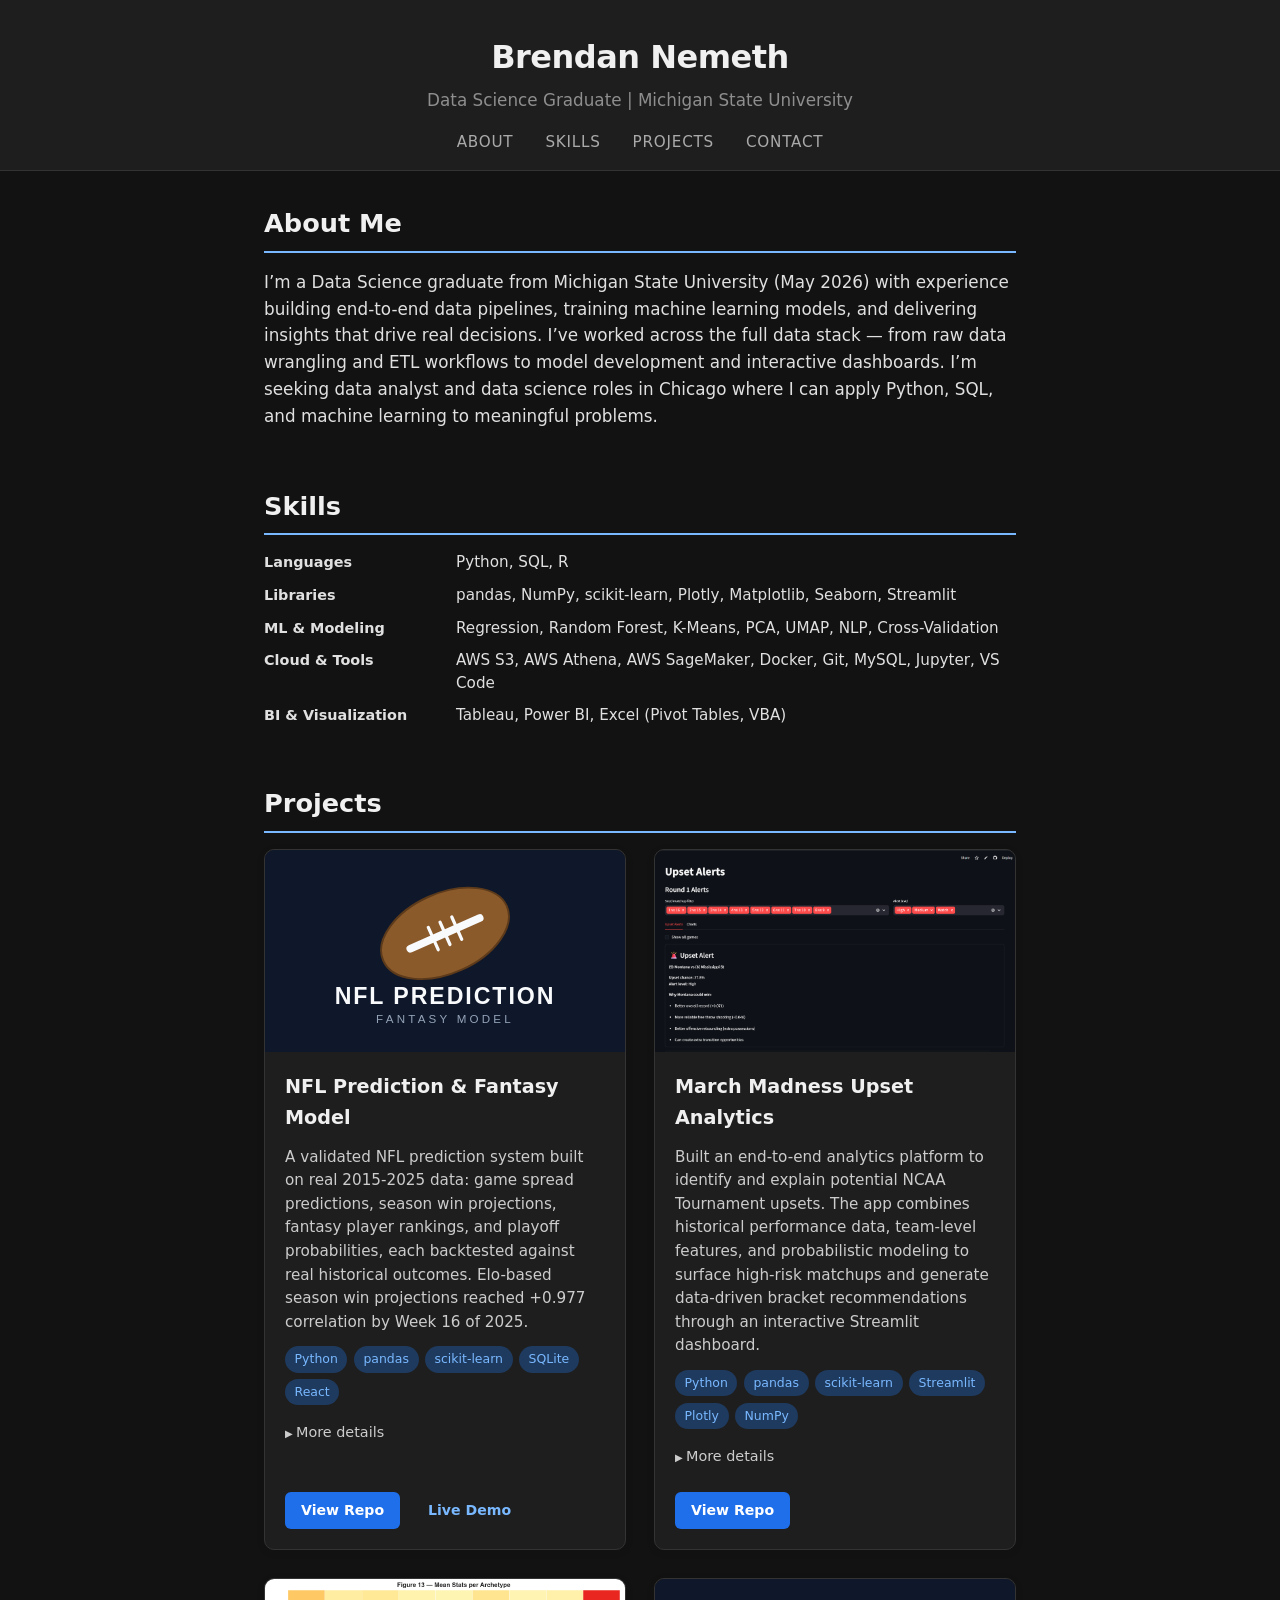
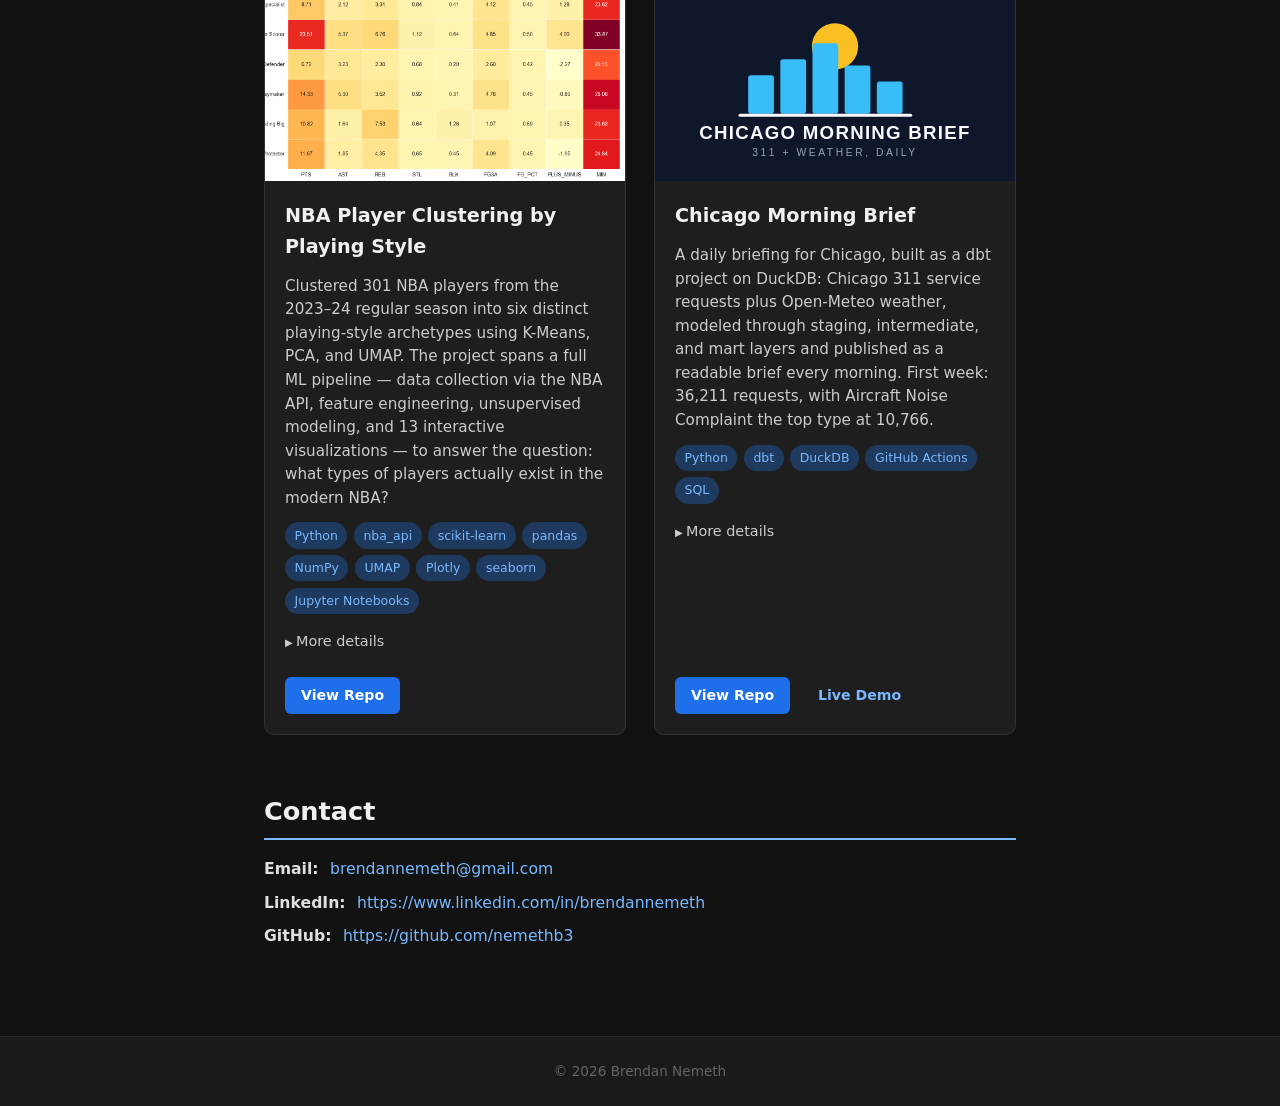
<file: docs/index.html>
<!DOCTYPE html>
<html lang="en">
<head>
  <meta charset="UTF-8" />
  <meta name="viewport" content="width=device-width, initial-scale=1.0" />
  <meta name="description" content="Brendan Nemeth — Data Science Graduate (MSU, 2026). Portfolio of Python, SQL, and machine learning projects. Seeking data analyst and data science roles in Chicago." />
  <title>Brendan Nemeth | Data Science Portfolio</title>

  <!-- Base styles always loaded -->
  <link rel="stylesheet" href="css/base.css" />

  <!-- Theme stylesheet — controlled by `theme` in portfolio_config.yaml -->
  <link rel="stylesheet" href="css/themes/dark.css" />
</head>
<body>

  <!-- ===== Header ===== -->
  <header class="site-header">
    <div class="header-inner">
      <div class="header-name">Brendan Nemeth</div>
      <div class="header-tagline">Data Science Graduate | Michigan State University</div>
    </div>

    <!-- Navigation bar -->
    <nav class="site-nav">
      <a href="#about">About</a>
      <a href="#skills">Skills</a>
      <a href="#projects">Projects</a>
      <a href="#contact">Contact</a>
    </nav>
  </header>

  <!-- ===== Main content (filled in by child templates) ===== -->
  <main class="site-main">
    

<!-- ===== About section ===== -->
<section id="about" class="section about-section">
  <h2>About Me</h2>
  <div class="about-text"><p>I’m a Data Science graduate from Michigan State University
(May 2026) with experience building end-to-end data pipelines,
training machine learning models, and delivering insights that
drive real decisions. I’ve worked across the full data stack —
from raw data wrangling and ETL workflows to model development
and interactive dashboards. I’m seeking data analyst and data
science roles in Chicago where I can apply Python, SQL, and
machine learning to meaningful problems.</p></div>
</section>

<!-- ===== Skills section ===== -->
<section id="skills" class="section skills-section">
  <h2>Skills</h2>
  <dl class="skills-list">
    
    <div class="skill-row">
      <dt class="skill-category">Languages</dt>
      <dd class="skill-items">Python, SQL, R</dd>
    </div>
    
    <div class="skill-row">
      <dt class="skill-category">Libraries</dt>
      <dd class="skill-items">pandas, NumPy, scikit-learn, Plotly, Matplotlib, Seaborn, Streamlit</dd>
    </div>
    
    <div class="skill-row">
      <dt class="skill-category">ML &amp; Modeling</dt>
      <dd class="skill-items">Regression, Random Forest, K-Means, PCA, UMAP, NLP, Cross-Validation</dd>
    </div>
    
    <div class="skill-row">
      <dt class="skill-category">Cloud &amp; Tools</dt>
      <dd class="skill-items">AWS S3, AWS Athena, AWS SageMaker, Docker, Git, MySQL, Jupyter, VS Code</dd>
    </div>
    
    <div class="skill-row">
      <dt class="skill-category">BI &amp; Visualization</dt>
      <dd class="skill-items">Tableau, Power BI, Excel (Pivot Tables, VBA)</dd>
    </div>
    
  </dl>
</section>

<!-- ===== Projects section ===== -->
<section id="projects" class="section projects-section">
  <h2>Projects</h2>

  <div class="project-grid">
    
    <article class="project-card">

      <!-- Project thumbnail image -->
      
      <div class="project-image-wrapper">
        <img
          src="img/nfl_prediction.svg"
          alt="Thumbnail for NFL Prediction &amp; Fantasy Model"
          class="project-image"
        />
      </div>
      

      <div class="project-body">
        <h3 class="project-title">NFL Prediction &amp; Fantasy Model</h3>

        <!-- Short summary written for a non-expert audience -->
        <p class="project-summary">A validated NFL prediction system built on real 2015-2025 data: game spread predictions, season win projections, fantasy player rankings, and playoff probabilities, each backtested against real historical outcomes. Elo-based season win projections reached +0.977 correlation by Week 16 of 2025.
</p>

        <!-- Tech stack as pill badges -->
        <div class="tech-stack">
          
          <span class="tech-badge">Python</span>
          
          <span class="tech-badge">pandas</span>
          
          <span class="tech-badge">scikit-learn</span>
          
          <span class="tech-badge">SQLite</span>
          
          <span class="tech-badge">React</span>
          
        </div>

        <!-- Collapsible details (problem / approach / results) -->
        <details class="project-details">
          <summary>More details</summary>

          <div class="detail-block">
            <h4>Problem</h4>
            <p>Most sports prediction projects never get checked against real outcomes, so it is hard to know whether a model actually works. This project set out to build NFL predictions that could be validated honestly, including reporting where the model loses to the Vegas line.
</p>
          </div>

          <div class="detail-block">
            <h4>Approach</h4>
            <p>Built two prediction tracks on nflverse data: an EPA-based pipeline and an Elo pipeline with team and QB Elo ratings, weekly recalibration, and matchup adjustments. Compared both against Vegas lines with leave-one-out cross-validation for blend weights, and built a Monte Carlo playoff simulator over the real 7-team-per-conference structure plus a fantasy ranking system. Results are tracked weekly in SQLite and shown in a React dashboard.
</p>
          </div>

          <div class="detail-block">
            <h4>Results &amp; Impact</h4>
            <p>Elo beat EPA at both the season-win and game-spread level. Season win projections reached +0.977 correlation by Week 16 of 2025, and fantasy rankings reached +0.651 correlation for running backs on real 2025 PPR data. The honest headline finding: Vegas beat every model blend tested, and several adjustments that looked promising tested null and were left out rather than kept.
</p>
          </div>
        </details>

        <!-- Links to the GitHub repo, live demo, and notebook -->
        <div class="project-links">
          
          <a href="https://github.com/nemethb3/nfl-prediction-model" target="_blank" rel="noopener" class="btn btn-repo">
            View Repo
          </a>
          
          
          <a href="https://nfl-prediction-model-gules.vercel.app/" target="_blank" rel="noopener" class="btn btn-demo">
            Live Demo
          </a>
          
          
        </div>
      </div>

    </article>
    
    <article class="project-card">

      <!-- Project thumbnail image -->
      
      <div class="project-image-wrapper">
        <img
          src="img/march_madness.png"
          alt="Thumbnail for March Madness Upset Analytics"
          class="project-image"
        />
      </div>
      

      <div class="project-body">
        <h3 class="project-title">March Madness Upset Analytics</h3>

        <!-- Short summary written for a non-expert audience -->
        <p class="project-summary">Built an end-to-end analytics platform to identify and explain potential NCAA Tournament upsets. The app combines historical performance data, team-level features, and probabilistic modeling to surface high-risk matchups and generate data-driven bracket recommendations through an interactive Streamlit dashboard.
</p>

        <!-- Tech stack as pill badges -->
        <div class="tech-stack">
          
          <span class="tech-badge">Python</span>
          
          <span class="tech-badge">pandas</span>
          
          <span class="tech-badge">scikit-learn</span>
          
          <span class="tech-badge">Streamlit</span>
          
          <span class="tech-badge">Plotly</span>
          
          <span class="tech-badge">NumPy</span>
          
        </div>

        <!-- Collapsible details (problem / approach / results) -->
        <details class="project-details">
          <summary>More details</summary>

          <div class="detail-block">
            <h4>Problem</h4>
            <p>March Madness is inherently unpredictable, making it difficult to consistently identify which lower-seeded teams have a realistic chance to win. Most brackets rely on intuition or surface-level stats, which fail to capture deeper performance signals. There is a need for a structured, data-driven approach that quantifies upset probability and provides clear reasoning behind each prediction.
</p>
          </div>

          <div class="detail-block">
            <h4>Approach</h4>
            <p>Built a full data pipeline that integrates NCAA tournament data, team-level performance metrics, and seed information to construct Round 1 matchups and beyond. Engineered features such as efficiency metrics, power ratings, and historical performance indicators, then applied probabilistic modeling to estimate win likelihoods for each game. Developed logic to identify underdogs, assign upset probabilities, and generate interpretable &#34;why&#34; factors based on feature differentials. Deployed the system as an interactive Streamlit app with modules for upset alerts, bracket building, and tournament simulations.
</p>
          </div>

          <div class="detail-block">
            <h4>Results &amp; Impact</h4>
            <p>Delivered an interactive Streamlit app capable of generating upset probability scores for any Round 1 matchup. The model surfaces high-risk games with interpretable reasoning — showing which specific feature differentials (e.g. efficiency gap, power rating delta) drive each prediction. Bracket simulation module allows users to run full tournament scenarios and compare upset-adjusted outcomes against seed-based expectations.
</p>
          </div>
        </details>

        <!-- Links to the GitHub repo, live demo, and notebook -->
        <div class="project-links">
          
          <a href="https://github.com/nemethb3/march-madness-upset-analytics" target="_blank" rel="noopener" class="btn btn-repo">
            View Repo
          </a>
          
          
          
        </div>
      </div>

    </article>
    
    <article class="project-card">

      <!-- Project thumbnail image -->
      
      <div class="project-image-wrapper">
        <img
          src="img/nba_clustering.png"
          alt="Thumbnail for NBA Player Clustering by Playing Style"
          class="project-image"
        />
      </div>
      

      <div class="project-body">
        <h3 class="project-title">NBA Player Clustering by Playing Style</h3>

        <!-- Short summary written for a non-expert audience -->
        <p class="project-summary">Clustered 301 NBA players from the 2023–24 regular season into six distinct playing-style archetypes using K-Means, PCA, and UMAP. The project spans a full ML pipeline — data collection via the NBA API, feature engineering, unsupervised modeling, and 13 interactive visualizations — to answer the question: what types of players actually exist in the modern NBA?
</p>

        <!-- Tech stack as pill badges -->
        <div class="tech-stack">
          
          <span class="tech-badge">Python</span>
          
          <span class="tech-badge">nba_api</span>
          
          <span class="tech-badge">scikit-learn</span>
          
          <span class="tech-badge">pandas</span>
          
          <span class="tech-badge">NumPy</span>
          
          <span class="tech-badge">UMAP</span>
          
          <span class="tech-badge">Plotly</span>
          
          <span class="tech-badge">seaborn</span>
          
          <span class="tech-badge">Jupyter Notebooks</span>
          
        </div>

        <!-- Collapsible details (problem / approach / results) -->
        <details class="project-details">
          <summary>More details</summary>

          <div class="detail-block">
            <h4>Problem</h4>
            <p>NBA player positions (Guard, Forward, Center) are too coarse to capture how modern players actually play. A stretch-four and a rim-running big both count as &#34;power forwards,&#34; yet they fill completely different roles. The goal was to let the data define player types from scratch — without relying on traditional labels — using only per-game statistics and engineered performance features.
</p>
          </div>

          <div class="detail-block">
            <h4>Approach</h4>
            <p>Pulled per-game stats for 572 players via the NBA API and filtered to 301 qualified players (≥30 games, ≥15 minutes per game). Engineered 13 features including per-minute scoring and rebounding rates, three-point rate, paint score, assist ratio, and an encoded position score. Applied StandardScaler before running K-Means with elbow-method and silhouette-score tuning to select K=6. Reduced dimensions with PCA and UMAP for visualization, then used an auction-based labeling algorithm to assign each cluster a unique, meaningful archetype name based on the centroid feature profile.
</p>
          </div>

          <div class="detail-block">
            <h4>Results &amp; Impact</h4>
            <p>Produced six interpretable archetypes — Elite Scorer, Playmaker, 3PT Specialist, Rebounding Big, Rim Protector, and Perimeter Defender — with well-known players anchoring each group (e.g., Luka Dončić in Elite Scorer, Rudy Gobert in Rebounding Big). Interactive Plotly scatter plots and radar charts allow exploration of all 301 players and their cluster profiles. The clustering confirmed that modern NBA roles do not map cleanly onto traditional positions, and that three-point tendency and playmaking together drive the largest variance across players.
</p>
          </div>
        </details>

        <!-- Links to the GitHub repo, live demo, and notebook -->
        <div class="project-links">
          
          <a href="https://github.com/nemethb3/cmse492-nba-player-clustering" target="_blank" rel="noopener" class="btn btn-repo">
            View Repo
          </a>
          
          
          
        </div>
      </div>

    </article>
    
    <article class="project-card">

      <!-- Project thumbnail image -->
      
      <div class="project-image-wrapper">
        <img
          src="img/chicago_morning_brief.svg"
          alt="Thumbnail for Chicago Morning Brief"
          class="project-image"
        />
      </div>
      

      <div class="project-body">
        <h3 class="project-title">Chicago Morning Brief</h3>

        <!-- Short summary written for a non-expert audience -->
        <p class="project-summary">A daily briefing for Chicago, built as a dbt project on DuckDB: Chicago 311 service requests plus Open-Meteo weather, modeled through staging, intermediate, and mart layers and published as a readable brief every morning. First week: 36,211 requests, with Aircraft Noise Complaint the top type at 10,766.
</p>

        <!-- Tech stack as pill badges -->
        <div class="tech-stack">
          
          <span class="tech-badge">Python</span>
          
          <span class="tech-badge">dbt</span>
          
          <span class="tech-badge">DuckDB</span>
          
          <span class="tech-badge">GitHub Actions</span>
          
          <span class="tech-badge">SQL</span>
          
        </div>

        <!-- Collapsible details (problem / approach / results) -->
        <details class="project-details">
          <summary>More details</summary>

          <div class="detail-block">
            <h4>Problem</h4>
            <p>Chicago publishes 311 service requests and weather openly, but there is no simple daily read on what the city is asking for. The challenge was to turn two free, keyless sources into a briefing a person can actually read, refreshed every morning without anyone touching it.
</p>
          </div>

          <div class="detail-block">
            <h4>Approach</h4>
            <p>Two ingest scripts pull the last 7 days of Chicago 311 requests from the Socrata API and daily weather from Open-Meteo into DuckDB. dbt models the data through staging, intermediate, and mart layers, with a window function ranking each day&#39;s top request type and 5 tests guarding the models. A render script writes brief.md, and GitHub Actions runs the whole pipeline every morning at 12:00 UTC and commits the refreshed brief back to main.
</p>
          </div>

          <div class="detail-block">
            <h4>Results &amp; Impact</h4>
            <p>First week (Oct 30-Nov 5, 2026): 36,211 requests, busiest day Nov 3 with 6,282, Aircraft Noise Complaint the top type at 10,766, Ward 41 with 10,507 requests, and 21.2% of requests still open. The brief refreshes itself daily, and every number in it was verified against the live APIs.
</p>
          </div>
        </details>

        <!-- Links to the GitHub repo, live demo, and notebook -->
        <div class="project-links">
          
          <a href="https://github.com/nemethb3/chicago-morning-brief" target="_blank" rel="noopener" class="btn btn-repo">
            View Repo
          </a>
          
          
          <a href="https://github.com/nemethb3/chicago-morning-brief/blob/main/brief.md" target="_blank" rel="noopener" class="btn btn-demo">
            Live Demo
          </a>
          
          
        </div>
      </div>

    </article>
    
  </div>
</section>

<!-- ===== Contact section ===== -->
<section id="contact" class="section contact-section">
  <h2>Contact</h2>
  <ul class="contact-list">
    
    <li>
      <span class="contact-label">Email:</span>
      <a href="mailto:brendannemeth@gmail.com">brendannemeth@gmail.com</a>
    </li>
    
    
    <li>
      <span class="contact-label">LinkedIn:</span>
      <a href="https://www.linkedin.com/in/brendannemeth" target="_blank" rel="noopener">https://www.linkedin.com/in/brendannemeth</a>
    </li>
    
    
    <li>
      <span class="contact-label">GitHub:</span>
      <a href="https://github.com/nemethb3" target="_blank" rel="noopener">https://github.com/nemethb3</a>
    </li>
    
  </ul>
</section>


  </main>

  <!-- ===== Footer ===== -->
  <footer class="site-footer">
    <p>&copy; 2026 Brendan Nemeth</p>
  </footer>

</body>
</html>
</file>
<file: docs/css/base.css>
/* ============================================================
   base.css  —  Layout and structure styles shared by all themes.
   Theme-specific colors (backgrounds, text, accents) live in
   static/css/themes/light.css and static/css/themes/dark.css.
   ============================================================ */

/* ----- Reset & box model ----- */
*, *::before, *::after {
  box-sizing: border-box;
  margin: 0;
  padding: 0;
}

body {
  font-family: "Segoe UI", system-ui, -apple-system, sans-serif;
  font-size: 1rem;
  line-height: 1.6;
  min-height: 100vh;
  display: flex;
  flex-direction: column;
}

a {
  text-decoration: none;
}

a:hover {
  text-decoration: underline;
}

img {
  max-width: 100%;
  display: block;
}

/* ----- Site header ----- */
.site-header {
  padding: 2rem 1.5rem 1rem;
  text-align: center;
}

.header-name {
  font-size: 2rem;
  font-weight: 700;
  letter-spacing: -0.5px;
}

.header-tagline {
  font-size: 1.05rem;
  margin-top: 0.25rem;
  opacity: 0.8;
}

/* ----- Navigation ----- */
.site-nav {
  margin-top: 1rem;
  display: flex;
  justify-content: center;
  gap: 2rem;
  font-size: 0.95rem;
  font-weight: 500;
  text-transform: uppercase;
  letter-spacing: 0.05em;
}

/* ----- Main content area ----- */
.site-main {
  flex: 1;
  max-width: 800px;
  width: 100%;
  margin: 0 auto;
  padding: 2rem 1.5rem;
}

/* ----- Generic section spacing ----- */
.section {
  margin-bottom: 3.5rem;
}

.section h2 {
  font-size: 1.6rem;
  font-weight: 700;
  margin-bottom: 1rem;
  padding-bottom: 0.4rem;
  border-bottom: 2px solid;
}

/* ----- About section ----- */
.about-text {
  font-size: 1.05rem;
}

.about-text p + p {
  margin-top: 1rem;
}

/* ----- Skills section ----- */
.skills-list {
  display: flex;
  flex-direction: column;
  gap: 0.6rem;
  list-style: none;
}

.skill-row {
  display: grid;
  grid-template-columns: 11rem 1fr;
  gap: 0.25rem 1rem;
  align-items: baseline;
}

.skill-category {
  font-weight: 600;
  font-size: 0.9rem;
}

.skill-items {
  font-size: 0.95rem;
  line-height: 1.5;
  margin: 0;
}

@media (max-width: 500px) {
  .skill-row {
    grid-template-columns: 1fr;
  }
}

/* ----- Project grid ----- */
.project-grid {
  display: grid;
  grid-template-columns: repeat(auto-fill, minmax(340px, 1fr));
  gap: 1.75rem;
}

/* ----- Project card ----- */
.project-card {
  border-radius: 10px;
  overflow: hidden;
  display: flex;
  flex-direction: column;
  box-shadow: 0 2px 8px rgba(0, 0, 0, 0.08);
  transition: box-shadow 0.2s ease;
}

.project-card:hover {
  box-shadow: 0 4px 16px rgba(0, 0, 0, 0.14);
}

.project-image-wrapper {
  width: 100%;
  aspect-ratio: 16 / 9;
  overflow: hidden;
}

.project-image {
  width: 100%;
  height: 100%;
  object-fit: cover;
}

.project-body {
  padding: 1.25rem;
  display: flex;
  flex-direction: column;
  gap: 0.75rem;
  flex: 1;
}

.project-title {
  font-size: 1.2rem;
  font-weight: 600;
}

.project-summary {
  font-size: 0.95rem;
  line-height: 1.55;
}

/* ----- Tech stack badges ----- */
.tech-stack {
  display: flex;
  flex-wrap: wrap;
  gap: 0.4rem;
}

.tech-badge {
  font-size: 0.78rem;
  font-weight: 500;
  padding: 0.2rem 0.6rem;
  border-radius: 999px;
}

/* ----- Collapsible project details ----- */
.project-details {
  font-size: 0.9rem;
}

.project-details summary {
  cursor: pointer;
  font-weight: 500;
  padding: 0.25rem 0;
  list-style: none;
}

.project-details summary::-webkit-details-marker {
  display: none;
}

.project-details summary::before {
  content: "▶  ";
  font-size: 0.7em;
}

details[open] summary::before {
  content: "▼  ";
}

.detail-block {
  margin-top: 0.75rem;
}

.detail-block h4 {
  font-size: 0.85rem;
  text-transform: uppercase;
  letter-spacing: 0.06em;
  margin-bottom: 0.25rem;
  font-weight: 600;
}

/* ----- Project link buttons ----- */
.project-links {
  display: flex;
  gap: 0.75rem;
  margin-top: auto;
  padding-top: 0.5rem;
}

.btn {
  display: inline-block;
  padding: 0.45rem 1rem;
  border-radius: 6px;
  font-size: 0.88rem;
  font-weight: 600;
  transition: opacity 0.15s ease;
}

.btn:hover {
  opacity: 0.85;
  text-decoration: none;
}

/* ----- Contact section ----- */
.contact-list {
  list-style: none;
  display: flex;
  flex-direction: column;
  gap: 0.5rem;
  font-size: 0.98rem;
}

.contact-label {
  font-weight: 600;
  margin-right: 0.4rem;
}

/* ----- Footer ----- */
.site-footer {
  text-align: center;
  padding: 1.5rem;
  font-size: 0.85rem;
  opacity: 0.7;
}

/* ----- Responsive tweaks ----- */
@media (max-width: 500px) {
  .project-grid {
    grid-template-columns: 1fr;
  }
  .header-name {
    font-size: 1.5rem;
  }
}
</file>
<file: docs/css/themes/dark.css>
/* ============================================================
   themes/dark.css  —  Dark theme color palette.
   To create your own theme, copy this file to a new name
   (e.g. "solarized.css") and change the values below.
   Then set  theme: solarized  in portfolio_config.yaml.
   ============================================================ */

body {
  background-color: #121212;
  color: #e0e0e0;
}

a {
  color: #79b8ff;
}

/* Header */
.site-header {
  background-color: #1e1e1e;
  border-bottom: 1px solid #333333;
}

.header-name {
  color: #f0f0f0;
}

.header-tagline {
  color: #aaaaaa;
}

.site-nav a {
  color: #aaaaaa;
}

.site-nav a:hover {
  color: #79b8ff;
}

/* Section headings */
.section h2 {
  color: #f0f0f0;
  border-color: #79b8ff;
}

/* Project card */
.project-card {
  background-color: #1e1e1e;
  border: 1px solid #333333;
}

.project-title {
  color: #f0f0f0;
}

.project-summary {
  color: #cccccc;
}

/* Tech badges */
.tech-badge {
  background-color: #1e3a5f;
  color: #79b8ff;
}

/* Details */
.project-details {
  color: #cccccc;
}

.detail-block h4 {
  color: #888888;
}

/* Buttons */
.btn-repo {
  background-color: #1f6feb;
  color: #ffffff;
}

.btn-notebook {
  background-color: #2a2a2a;
  color: #e0e0e0;
  border: 1px solid #444444;
}

/* Contact */
.contact-list a {
  color: #79b8ff;
}

/* Footer */
.site-footer {
  background-color: #1e1e1e;
  border-top: 1px solid #333333;
  color: #888888;
}
</file>
